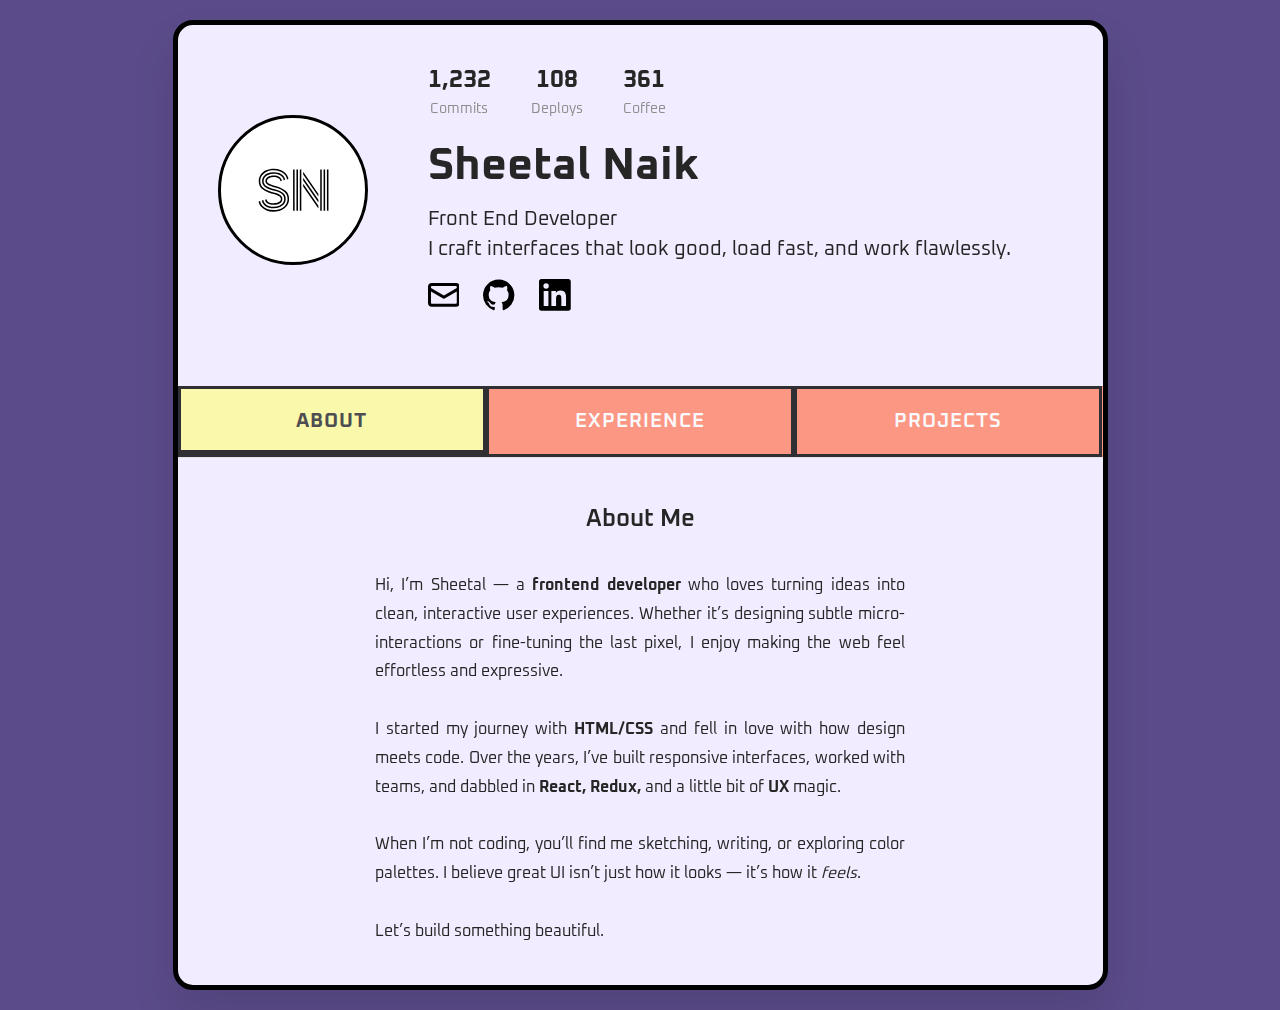
<file: index.html>
<!DOCTYPE html>
<html lang="en">
<head>
    <meta charset="UTF-8">
    <link rel="icon" type="image/svg+xml" href="./assets/SN.svg">
    <meta name="viewport" content="width=device-width, initial-scale=1.0">
    <link rel="preconnect" href="https://fonts.googleapis.com">
    <link rel="preconnect" href="https://fonts.gstatic.com" crossorigin>
    <link href="https://fonts.googleapis.com/css2?family=Oxanium:wght@200..800&display=swap" rel="stylesheet">
    <title>Sheetal Naik | Frontend Developer | Portfolio</title>
    <link rel="stylesheet" href="style.css" type="text/css">
</head>
<body>
    <div class="container">
        <div class="header">
            <div class="profile-section">
                <div class="profile-pic" onclick="changeProfilePic()">
                    <img id="profileImage" src="./assets/SN.svg" />
                </div>
                <div class="profile-info">
                    <div class="profile-stats">
                        <div class="stat">
                            <div class="stat-number">
                               1,232
                            </div>
                            <div class="stat-label">Commits</div>
                        </div>
                        <div class="stat">
                            <div class="stat-number">
                                108
                            </div>
                            <div class="stat-label">Deploys</div>
                        </div>
                        <div class="stat">
                            <div class="stat-number">361</div>
                            <div class="stat-label">Coffee</div>
                        </div>
                    </div>
                    <div class="username">Sheetal Naik</div>
                    <div class="bio">
                        Front End Developer<br>
                        I craft interfaces that look good, load fast, and work flawlessly.<br>
                    </div>
                    <div class="contact-section">
                        <a href="mailto:sheetalnaik310@gmail.com" target="_blank">
                        <svg xmlns="http://www.w3.org/2000/svg" width="200" height="200" viewBox="0 0 16 16"><path fill="currentColor" fill-rule="evenodd" d="M2 3.5h12a.5.5 0 0 1 .5.5v.572L8 8.286L1.5 4.572V4a.5.5 0 0 1 .5-.5Zm-.5 2.8V12a.5.5 0 0 0 .5.5h12a.5.5 0 0 0 .5-.5V6.3L8.372 9.8L8 10.014L7.628 9.8L1.5 6.3ZM0 4a2 2 0 0 1 2-2h12a2 2 0 0 1 2 2v8a2 2 0 0 1-2 2H2a2 2 0 0 1-2-2V4Z" clip-rule="evenodd"/></svg>
                    </a>
                    <a href="https://github.com/sheet848" target="_blank">
                        <svg xmlns="http://www.w3.org/2000/svg" width="200" height="200" viewBox="0 0 432 416"><path fill="currentColor" d="M213.5 0q88.5 0 151 62.5T427 213q0 70-41 125.5T281 416q-14 2-14-11v-58q0-27-15-40q44-5 70.5-27t26.5-77q0-34-22-58q11-26-2-57q-18-5-58 22q-26-7-54-7t-53 7q-18-12-32.5-17.5T107 88h-6q-12 31-2 57q-22 24-22 58q0 55 27 77t70 27q-11 10-13 29q-42 18-62-18q-12-20-33-22q-2 0-4.5.5t-5 3.5t8.5 9q14 7 23 31q1 2 2 4.5t6.5 9.5t13 10.5T130 371t30-2v36q0 13-14 11q-64-22-105-77.5T0 213q0-88 62.5-150.5T213.5 0z"/></svg>
                    </a>
                    <a href="https://www.linkedin.com/in/developer-sheetalnaik/" target="_blank">
                        <svg xmlns="http://www.w3.org/2000/svg" width="200" height="200" viewBox="0 0 20 20"><path fill="currentColor" d="M17.04 17.043h-2.962v-4.64c0-1.107-.023-2.531-1.544-2.531c-1.544 0-1.78 1.204-1.78 2.449v4.722H7.793V7.5h2.844v1.3h.039c.397-.75 1.364-1.54 2.808-1.54c3.001 0 3.556 1.974 3.556 4.545v5.238ZM4.447 6.194c-.954 0-1.72-.771-1.72-1.72s.767-1.72 1.72-1.72a1.72 1.72 0 0 1 0 3.44Zm1.484 10.85h-2.97V7.5h2.97v9.543ZM18.521 0H1.476C.66 0 0 .645 0 1.44v17.12C0 19.355.66 20 1.476 20h17.042c.815 0 1.482-.644 1.482-1.44V1.44C20 .646 19.333 0 18.518 0h.003Z"/></svg>
                    </a>
                    </div>
                    <!--<button class="contact-btn" onclick="contactMe()">Contact Me</button>-->
                </div>
            </div>
        </div>

        <div class="tabs">
            <div class="tab active" onclick="showTab('about')">About</div>
            <div class="tab" onclick="showTab('experience')">Experience</div>
            <!--<div class="tab" onclick="showTab('skills')">Skills</div>-->
            <div class="tab" onclick="showTab('projects')">Projects</div>
        </div>

        <div class="content">
            <div id="about" class="tab-content active">
                <div class="about-text">
                    <h2 style="margin-bottom: 30px; color: #262626; font-weight: 600;">About Me</h2>
                    <p>Hi, I’m Sheetal — a <strong>frontend developer</strong> who loves turning ideas into clean, interactive user experiences. Whether it’s designing subtle micro-interactions or fine-tuning the last pixel, I enjoy making the web feel effortless and expressive.</p>
                    <br>
                    <p>I started my journey with <strong>HTML/CSS</strong> and fell in love with how design meets code. Over the years, I’ve built responsive interfaces, worked with teams, and dabbled in <strong>React, Redux,</strong> and a little bit of <strong>UX</strong> magic.</p>
                    <br>
                    <p>When I’m not coding, you’ll find me sketching, writing, or exploring color palettes. I believe great UI isn’t just how it looks — it’s how it <em>feels</em>.</p>
                    <br>
                    <p>Let’s build something beautiful.</p>
                </div>
            </div>

            <div id="experience" class="tab-content">
                <div class="grid">
                    <div class="card">
                        <h3>UI Developer</h3>
                        <p style="color: #667eea; font-weight: 600;">Tata Consultancy Services Ltd (TCS). • Pfizer • 2020 - 2024</p>
                        <p> - &nbsp; Developed, maintained and delivered production code for pharmaceutical products</p>
                        <p> - &nbsp; Created design-system compliant components to align with client regulated brand guidelines, minimizing rework and ensuring audit readiness</p>
                        <p> - &nbsp; Performed with the quality assurance team to ensure cross-browser compatibility and mobile responsiveness</p>
                        <p> - &nbsp; Implemented performance optimizations and also ensuirng WCAG 2.1 AA minimum compliance</p>
                    </div>
                </div>
            </div>

            <!--<div id="skills" class="tab-content">
                <div class="skills-grid">
                    <div class="skill">HTML5</div>
                    <div class="skill">CSS3</div>
                    <div class="skill">JavaScript</div>
                    <div class="skill">React</div>
                    <div class="skill">Redux</div>
                    <div class="skill">Tailwind CSS</div>
                    <div class="skill">Sass/SCSS</div>
                    <div class="skill">Vite</div>
                    <div class="skill">Git/GitHub</div>
                    <div class="skill">Figma</div>
                </div>
            </div> -->

            <div id="projects" class="tab-content">
                <div class="grid">
                    <!-- project 1 -->
                    <div class="card project">
                        <div class="project-title">
                            <a href="https://video-annotate.vercel.app/" target="_blank">Video Annotation App</a>
                            <a class="github-link" href="https://github.com/sheet848/video-annotate" target="_blank">
                                <svg xmlns="http://www.w3.org/2000/svg" width="200" height="200" viewBox="0 0 432 416"><path fill="currentColor" d="M213.5 0q88.5 0 151 62.5T427 213q0 70-41 125.5T281 416q-14 2-14-11v-58q0-27-15-40q44-5 70.5-27t26.5-77q0-34-22-58q11-26-2-57q-18-5-58 22q-26-7-54-7t-53 7q-18-12-32.5-17.5T107 88h-6q-12 31-2 57q-22 24-22 58q0 55 27 77t70 27q-11 10-13 29q-42 18-62-18q-12-20-33-22q-2 0-4.5.5t-5 3.5t8.5 9q14 7 23 31q1 2 2 4.5t6.5 9.5t13 10.5T130 371t30-2v36q0 13-14 11q-64-22-105-77.5T0 213q0-88 62.5-150.5T213.5 0z"/></svg>
                            </a>
                        </div>
                        <div class="project-tech">React • CSS • Redux</div>
                        <p>A modern web application that allows users to annotate videos with custom time-based notes. The App can host both YouTube as well as videos from your desktop. Redu is used to handle the state management.</p>
                    </div>
                    <!-- project 2 -->
                    <div class="card project">
                        <div class="project-title">
                            <a href="https://ai-summarizer-three-bay.vercel.app/" target="_blank">Article Summarizer App</a>
                            <a class="github-link" href="https://github.com/sheet848/article-summarizer" target="_blank">
                                <svg xmlns="http://www.w3.org/2000/svg" width="200" height="200" viewBox="0 0 432 416"><path fill="currentColor" d="M213.5 0q88.5 0 151 62.5T427 213q0 70-41 125.5T281 416q-14 2-14-11v-58q0-27-15-40q44-5 70.5-27t26.5-77q0-34-22-58q11-26-2-57q-18-5-58 22q-26-7-54-7t-53 7q-18-12-32.5-17.5T107 88h-6q-12 31-2 57q-22 24-22 58q0 55 27 77t70 27q-11 10-13 29q-42 18-62-18q-12-20-33-22q-2 0-4.5.5t-5 3.5t8.5 9q14 7 23 31q1 2 2 4.5t6.5 9.5t13 10.5T130 371t30-2v36q0 13-14 11q-64-22-105-77.5T0 213q0-88 62.5-150.5T213.5 0z"/></svg>
                            </a>
                        </div>
                        <div class="project-tech">React + Vite • OpenAPI • Redux • LocalStorage</div>
                        <p>A modern web app that summarizes any article using OpenAI’s NLP model. Built with React, Vite, and integrated with RapidAPI for fetching summaries.</p>
                    </div>
                    <!-- project 3 -->
                    <div class="card project">
                        <div class="project-title">
                            <a href="https://dev-jobs-portal.vercel.app/" target="_blank">Developer Job Listings Portal</a>
                            <a class="github-link" href="https://github.com/sheet848/dev-jobs-portal" target="_blank">
                                <svg xmlns="http://www.w3.org/2000/svg" width="200" height="200" viewBox="0 0 432 416"><path fill="currentColor" d="M213.5 0q88.5 0 151 62.5T427 213q0 70-41 125.5T281 416q-14 2-14-11v-58q0-27-15-40q44-5 70.5-27t26.5-77q0-34-22-58q11-26-2-57q-18-5-58 22q-26-7-54-7t-53 7q-18-12-32.5-17.5T107 88h-6q-12 31-2 57q-22 24-22 58q0 55 27 77t70 27q-11 10-13 29q-42 18-62-18q-12-20-33-22q-2 0-4.5.5t-5 3.5t8.5 9q14 7 23 31q1 2 2 4.5t6.5 9.5t13 10.5T130 371t30-2v36q0 13-14 11q-64-22-105-77.5T0 213q0-88 62.5-150.5T213.5 0z"/></svg>
                            </a>
                        </div>
                        <div class="project-tech">React • CSS3 • State management</div>
                        <p>An interactive and responsive job board interface built with modern frontend tools.</p>
                    </div>
                    <!-- project 4 -->
                    <div class="card project">
                        <div class="project-title">
                            <a href="https://photosnap-website-two.vercel.app/" target="_blank">Photosnap Website</a>
                            <a class="github-link" href="https://github.com/sheet848/photosnap-website" target="_blank">
                                <svg xmlns="http://www.w3.org/2000/svg" width="200" height="200" viewBox="0 0 432 416"><path fill="currentColor" d="M213.5 0q88.5 0 151 62.5T427 213q0 70-41 125.5T281 416q-14 2-14-11v-58q0-27-15-40q44-5 70.5-27t26.5-77q0-34-22-58q11-26-2-57q-18-5-58 22q-26-7-54-7t-53 7q-18-12-32.5-17.5T107 88h-6q-12 31-2 57q-22 24-22 58q0 55 27 77t70 27q-11 10-13 29q-42 18-62-18q-12-20-33-22q-2 0-4.5.5t-5 3.5t8.5 9q14 7 23 31q1 2 2 4.5t6.5 9.5t13 10.5T130 371t30-2v36q0 13-14 11q-64-22-105-77.5T0 213q0-88 62.5-150.5T213.5 0z"/></svg>
                            </a>
                        </div>
                        <div class="project-tech">React • React Router • SCSS </div>
                        <p>A fully responsive, accessible, and performant React website. Designed to showcase frontend development skills with modern web technologies.</p>
                    </div>
                    <!-- project 5 -->
                    <div class="card project">
                        <div class="project-title">
                            <a href="https://design18-landing-page.vercel.app/" target="_blank">Design 18 Landing Page</a>
                            <a class="github-link" href="https://github.com/sheet848/Design18-Landing-Page" target="_blank">
                                <svg xmlns="http://www.w3.org/2000/svg" width="200" height="200" viewBox="0 0 432 416"><path fill="currentColor" d="M213.5 0q88.5 0 151 62.5T427 213q0 70-41 125.5T281 416q-14 2-14-11v-58q0-27-15-40q44-5 70.5-27t26.5-77q0-34-22-58q11-26-2-57q-18-5-58 22q-26-7-54-7t-53 7q-18-12-32.5-17.5T107 88h-6q-12 31-2 57q-22 24-22 58q0 55 27 77t70 27q-11 10-13 29q-42 18-62-18q-12-20-33-22q-2 0-4.5.5t-5 3.5t8.5 9q14 7 23 31q1 2 2 4.5t6.5 9.5t13 10.5T130 371t30-2v36q0 13-14 11q-64-22-105-77.5T0 213q0-88 62.5-150.5T213.5 0z"/></svg>
                            </a>
                        </div>
                        <div class="project-tech">React • Tailwind CSS </div>
                        <p>A fully responsive Landing page to get familiar with basic React and mobile-first Tailwind CSS</p>
                    </div>
                </div>
            </div>
        </div>
    </div>
    <script src="script.js"></script>
</body>
</html>
</file>
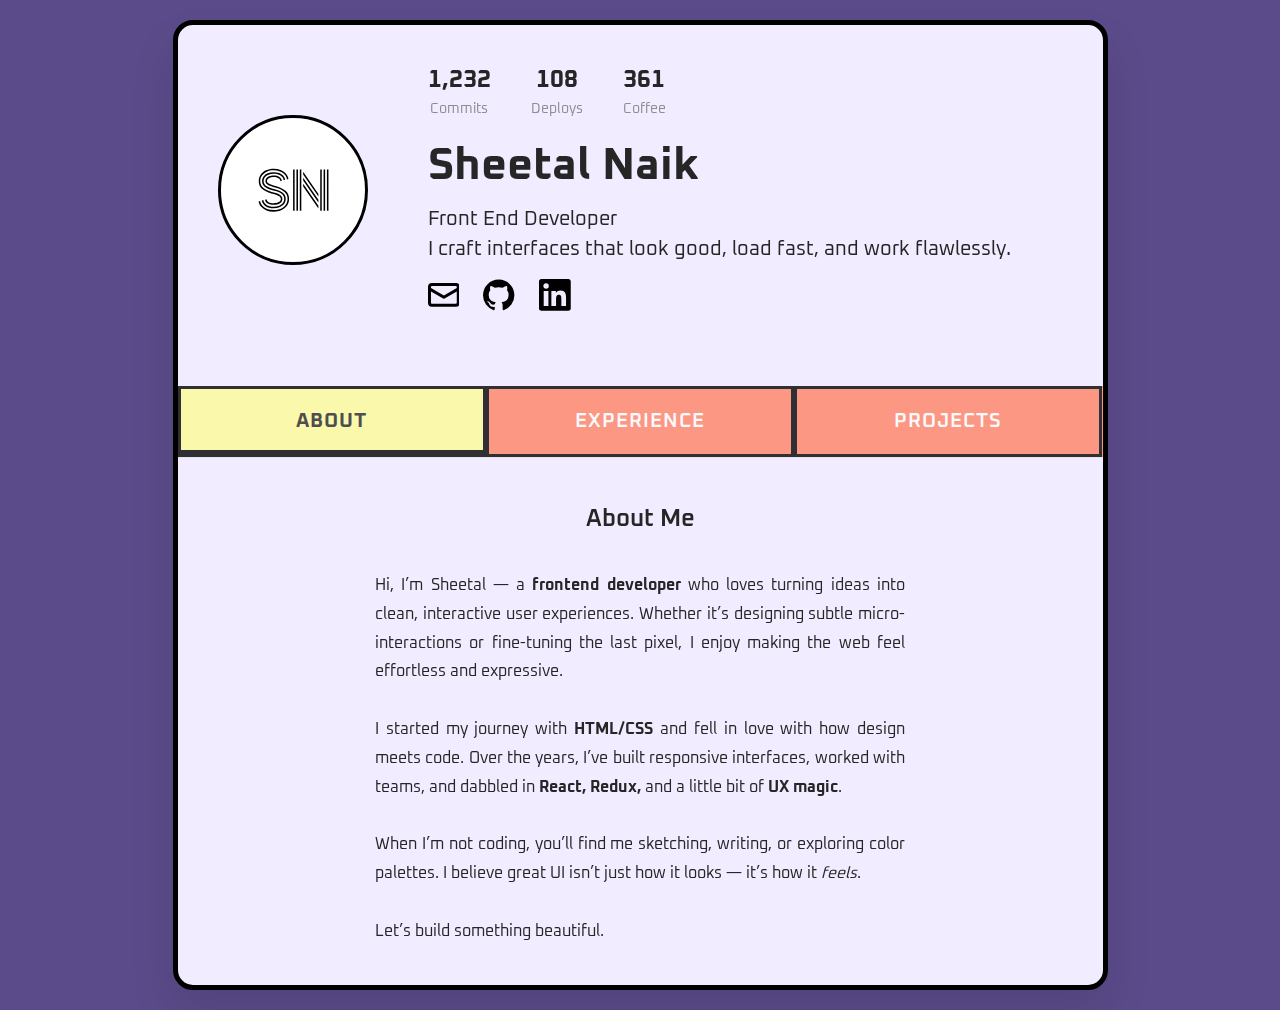
<file: portfolio.html>
<!DOCTYPE html>
<html lang="en">
<head>
    <meta charset="UTF-8">
    <link rel="icon" type="image/svg+xml" href="./assets/SN.svg">
    <meta name="viewport" content="width=device-width, initial-scale=1.0">
    <link rel="preconnect" href="https://fonts.googleapis.com">
    <link rel="preconnect" href="https://fonts.gstatic.com" crossorigin>
    <link href="https://fonts.googleapis.com/css2?family=Oxanium:wght@200..800&display=swap" rel="stylesheet">
    <title>Sheetal Naik | Frontend Developer | Portfolio</title>
    <link rel="stylesheet" href="style.css" type="text/css">
</head>
<body>
    <div class="container">
        <div class="header">
            <div class="profile-section">
                <div class="profile-pic" onclick="changeProfilePic()">
                    <img id="profileImage" src="./assets/SN.svg" />
                </div>
                <div class="profile-info">
                    <div class="profile-stats">
                        <div class="stat">
                            <div class="stat-number">
                               1,232
                            </div>
                            <div class="stat-label">Commits</div>
                        </div>
                        <div class="stat">
                            <div class="stat-number">
                                108
                            </div>
                            <div class="stat-label">Deploys</div>
                        </div>
                        <div class="stat">
                            <div class="stat-number">361</div>
                            <div class="stat-label">Coffee</div>
                        </div>
                    </div>
                    <div class="username">Sheetal Naik</div>
                    <div class="bio">
                        Front End Developer<br>
                        I craft interfaces that look good, load fast, and work flawlessly.<br>
                    </div>
                    <div class="contact-section">
                        <a href="mailto:sheetalnaik310@gmail.com" target="_blank">
                        <svg xmlns="http://www.w3.org/2000/svg" width="200" height="200" viewBox="0 0 16 16"><path fill="currentColor" fill-rule="evenodd" d="M2 3.5h12a.5.5 0 0 1 .5.5v.572L8 8.286L1.5 4.572V4a.5.5 0 0 1 .5-.5Zm-.5 2.8V12a.5.5 0 0 0 .5.5h12a.5.5 0 0 0 .5-.5V6.3L8.372 9.8L8 10.014L7.628 9.8L1.5 6.3ZM0 4a2 2 0 0 1 2-2h12a2 2 0 0 1 2 2v8a2 2 0 0 1-2 2H2a2 2 0 0 1-2-2V4Z" clip-rule="evenodd"/></svg>
                    </a>
                    <a href="https://github.com/sheet848" target="_blank">
                        <svg xmlns="http://www.w3.org/2000/svg" width="200" height="200" viewBox="0 0 432 416"><path fill="currentColor" d="M213.5 0q88.5 0 151 62.5T427 213q0 70-41 125.5T281 416q-14 2-14-11v-58q0-27-15-40q44-5 70.5-27t26.5-77q0-34-22-58q11-26-2-57q-18-5-58 22q-26-7-54-7t-53 7q-18-12-32.5-17.5T107 88h-6q-12 31-2 57q-22 24-22 58q0 55 27 77t70 27q-11 10-13 29q-42 18-62-18q-12-20-33-22q-2 0-4.5.5t-5 3.5t8.5 9q14 7 23 31q1 2 2 4.5t6.5 9.5t13 10.5T130 371t30-2v36q0 13-14 11q-64-22-105-77.5T0 213q0-88 62.5-150.5T213.5 0z"/></svg>
                    </a>
                    <a href="https://www.linkedin.com/in/developer-sheetalnaik/" target="_blank">
                        <svg xmlns="http://www.w3.org/2000/svg" width="200" height="200" viewBox="0 0 20 20"><path fill="currentColor" d="M17.04 17.043h-2.962v-4.64c0-1.107-.023-2.531-1.544-2.531c-1.544 0-1.78 1.204-1.78 2.449v4.722H7.793V7.5h2.844v1.3h.039c.397-.75 1.364-1.54 2.808-1.54c3.001 0 3.556 1.974 3.556 4.545v5.238ZM4.447 6.194c-.954 0-1.72-.771-1.72-1.72s.767-1.72 1.72-1.72a1.72 1.72 0 0 1 0 3.44Zm1.484 10.85h-2.97V7.5h2.97v9.543ZM18.521 0H1.476C.66 0 0 .645 0 1.44v17.12C0 19.355.66 20 1.476 20h17.042c.815 0 1.482-.644 1.482-1.44V1.44C20 .646 19.333 0 18.518 0h.003Z"/></svg>
                    </a>
                    </div>
                    <!--<button class="contact-btn" onclick="contactMe()">Contact Me</button>-->
                </div>
            </div>
        </div>

        <div class="tabs">
            <div class="tab active" onclick="showTab('about')">About</div>
            <div class="tab" onclick="showTab('experience')">Experience</div>
            <!--<div class="tab" onclick="showTab('skills')">Skills</div>-->
            <div class="tab" onclick="showTab('projects')">Projects</div>
        </div>

        <div class="content">
            <div id="about" class="tab-content active">
                <div class="about-text">
                    <h2 style="margin-bottom: 30px; color: #262626; font-weight: 600;">About Me</h2>
                    <p>Hi, I’m Sheetal — a <strong>frontend developer</strong> who loves turning ideas into clean, interactive user experiences. Whether it’s designing subtle micro-interactions or fine-tuning the last pixel, I enjoy making the web feel effortless and expressive.</p>
                    <br>
                    <p>I started my journey with <strong>HTML/CSS</strong> and fell in love with how design meets code. Over the years, I’ve built responsive interfaces, worked with teams, and dabbled in <strong>React, Redux,</strong> and a little bit of <strong>UX magic</strong>.</p>
                    <br>
                    <p>When I’m not coding, you’ll find me sketching, writing, or exploring color palettes. I believe great UI isn’t just how it looks — it’s how it <em>feels</em>.</p>
                    <br>
                    <p>Let’s build something beautiful.</p>
                </div>
            </div>

            <div id="experience" class="tab-content">
                <div class="grid">
                    <div class="card">
                        <h3>UI Developer</h3>
                        <p style="color: #667eea; font-weight: 600;">Tata Consultancy Services Ltd (TCS). • Pfizer • 2020 - 2024</p>
                        <p> - &nbsp; Developed, maintained and delivered production code for pharmaceutical products</p>
                        <p> - &nbsp; Created design-system compliant components to align with client regulated brand guidelines, minimizing rework and ensuring audit readiness</p>
                        <p> - &nbsp; Performed with the quality assurance team to ensure cross-browser compatibility and mobile responsiveness</p>
                        <p> - &nbsp; Implemented performance optimizations and also ensuirng WCAG 2.1 AA minimum compliance</p>
                    </div>
                </div>
            </div>

            <!--<div id="skills" class="tab-content">
                <div class="skills-grid">
                    <div class="skill">HTML5</div>
                    <div class="skill">CSS3</div>
                    <div class="skill">JavaScript</div>
                    <div class="skill">React</div>
                    <div class="skill">Redux</div>
                    <div class="skill">Tailwind CSS</div>
                    <div class="skill">Sass/SCSS</div>
                    <div class="skill">Vite</div>
                    <div class="skill">Git/GitHub</div>
                    <div class="skill">Figma</div>
                </div>
            </div> -->

            <div id="projects" class="tab-content">
                <div class="grid">
                    <div class="card project">
                        <div class="project-title">
                            <a href="https://video-annotation-chi.vercel.app/" target="_blank">Video Annotation App</a>
                            <a class="github-link" href="https://github.com/sheet848/video-annotation" target="_blank">
                                <svg xmlns="http://www.w3.org/2000/svg" width="200" height="200" viewBox="0 0 432 416"><path fill="currentColor" d="M213.5 0q88.5 0 151 62.5T427 213q0 70-41 125.5T281 416q-14 2-14-11v-58q0-27-15-40q44-5 70.5-27t26.5-77q0-34-22-58q11-26-2-57q-18-5-58 22q-26-7-54-7t-53 7q-18-12-32.5-17.5T107 88h-6q-12 31-2 57q-22 24-22 58q0 55 27 77t70 27q-11 10-13 29q-42 18-62-18q-12-20-33-22q-2 0-4.5.5t-5 3.5t8.5 9q14 7 23 31q1 2 2 4.5t6.5 9.5t13 10.5T130 371t30-2v36q0 13-14 11q-64-22-105-77.5T0 213q0-88 62.5-150.5T213.5 0z"/></svg>
                            </a>
                        </div>
                        <div class="project-tech">React • Tailwind CSS • useRef & useState</div>
                        <p>A modern web application that allows users to annotate videos with custom time-based notes. Built with React and Tailwind CSS, this app demonstrates interactive media handling, stateful components, and a responsive UI.</p>
                    </div>
                    <div class="card project">
                        <div class="project-title">
                            <a href="https://dev-jobs-portal.vercel.app/" target="_blank">Developer Job Listings Portal</a>
                            <a class="github-link" href="https://github.com/sheet848/dev-jobs-portal" target="_blank">
                                <svg xmlns="http://www.w3.org/2000/svg" width="200" height="200" viewBox="0 0 432 416"><path fill="currentColor" d="M213.5 0q88.5 0 151 62.5T427 213q0 70-41 125.5T281 416q-14 2-14-11v-58q0-27-15-40q44-5 70.5-27t26.5-77q0-34-22-58q11-26-2-57q-18-5-58 22q-26-7-54-7t-53 7q-18-12-32.5-17.5T107 88h-6q-12 31-2 57q-22 24-22 58q0 55 27 77t70 27q-11 10-13 29q-42 18-62-18q-12-20-33-22q-2 0-4.5.5t-5 3.5t8.5 9q14 7 23 31q1 2 2 4.5t6.5 9.5t13 10.5T130 371t30-2v36q0 13-14 11q-64-22-105-77.5T0 213q0-88 62.5-150.5T213.5 0z"/></svg>
                            </a>
                        </div>
                        <div class="project-tech">React • CSS3 • Filtering Logic</div>
                        <p>An interactive and responsive job board interface built with modern frontend tools.</p>
                    </div>
                    <div class="card project">
                        <div class="project-title">
                            <a href="https://ai-summarizer-three-bay.vercel.app/" target="_blank">Article Summarizer App</a>
                            <a class="github-link" href="https://github.com/sheet848/article-summarizer" target="_blank">
                                <svg xmlns="http://www.w3.org/2000/svg" width="200" height="200" viewBox="0 0 432 416"><path fill="currentColor" d="M213.5 0q88.5 0 151 62.5T427 213q0 70-41 125.5T281 416q-14 2-14-11v-58q0-27-15-40q44-5 70.5-27t26.5-77q0-34-22-58q11-26-2-57q-18-5-58 22q-26-7-54-7t-53 7q-18-12-32.5-17.5T107 88h-6q-12 31-2 57q-22 24-22 58q0 55 27 77t70 27q-11 10-13 29q-42 18-62-18q-12-20-33-22q-2 0-4.5.5t-5 3.5t8.5 9q14 7 23 31q1 2 2 4.5t6.5 9.5t13 10.5T130 371t30-2v36q0 13-14 11q-64-22-105-77.5T0 213q0-88 62.5-150.5T213.5 0z"/></svg>
                            </a>
                        </div>
                        <div class="project-tech">React + Vite • OpenAPI • Redux • LocalStorage</div>
                        <p>A modern web app that summarizes any article using OpenAI’s NLP model. Built with React, Vite, and integrated with RapidAPI for fetching summaries.</p>
                    </div>
                    <div class="card project">
                        <div class="project-title">
                            <a href="https://photosnap-website-two.vercel.app/" target="_blank">Photosnap Website</a>
                            <a class="github-link" href="https://github.com/sheet848/photosnap-website" target="_blank">
                                <svg xmlns="http://www.w3.org/2000/svg" width="200" height="200" viewBox="0 0 432 416"><path fill="currentColor" d="M213.5 0q88.5 0 151 62.5T427 213q0 70-41 125.5T281 416q-14 2-14-11v-58q0-27-15-40q44-5 70.5-27t26.5-77q0-34-22-58q11-26-2-57q-18-5-58 22q-26-7-54-7t-53 7q-18-12-32.5-17.5T107 88h-6q-12 31-2 57q-22 24-22 58q0 55 27 77t70 27q-11 10-13 29q-42 18-62-18q-12-20-33-22q-2 0-4.5.5t-5 3.5t8.5 9q14 7 23 31q1 2 2 4.5t6.5 9.5t13 10.5T130 371t30-2v36q0 13-14 11q-64-22-105-77.5T0 213q0-88 62.5-150.5T213.5 0z"/></svg>
                            </a>
                        </div>
                        <div class="project-tech">React • React Router • SCSS </div>
                        <p>A fully responsive, accessible, and performant React website. Designed to showcase frontend development skills with modern web technologies.</p>
                    </div>
                    <div class="card project">
                        <div class="project-title">
                            <a href="https://design18-landing-page.vercel.app/" target="_blank">Design 18 Landing Page</a>
                            <a class="github-link" href="https://github.com/sheet848/Design18-Landing-Page" target="_blank">
                                <svg xmlns="http://www.w3.org/2000/svg" width="200" height="200" viewBox="0 0 432 416"><path fill="currentColor" d="M213.5 0q88.5 0 151 62.5T427 213q0 70-41 125.5T281 416q-14 2-14-11v-58q0-27-15-40q44-5 70.5-27t26.5-77q0-34-22-58q11-26-2-57q-18-5-58 22q-26-7-54-7t-53 7q-18-12-32.5-17.5T107 88h-6q-12 31-2 57q-22 24-22 58q0 55 27 77t70 27q-11 10-13 29q-42 18-62-18q-12-20-33-22q-2 0-4.5.5t-5 3.5t8.5 9q14 7 23 31q1 2 2 4.5t6.5 9.5t13 10.5T130 371t30-2v36q0 13-14 11q-64-22-105-77.5T0 213q0-88 62.5-150.5T213.5 0z"/></svg>
                            </a>
                        </div>
                        <div class="project-tech">React • Tailwind CSS </div>
                        <p>A fully responsive Landing page to get familiar with basic React and mobile-first Tailwind CSS</p>
                    </div>
                </div>
            </div>
        </div>
    </div>
    <script src="script.js"></script>
</body>
</html>
</file>
<file: style.css>
* {
    margin: 0;
    padding: 0;
    box-sizing: border-box;
}

:root {
    --purple: #5b4b8a;
    --orange: #ff8364;
    --white: #fdfdfb;
    --lavender: #f1ecff;
    --deep-red: #ff5d73;
    --yellow: #fdfd96;
}

body {
    font-family: "Oxanium", sans-serif;
    background: var(--purple);
    min-height: 100vh;
    padding: 20px;
}

.container {
    max-width: 935px;
    margin: 0 auto;
    background: var(--lavender);
    backdrop-filter: blur(10px);
    border-radius: 20px;
    box-shadow: 0 25px 45px rgba(0, 0, 0, 0.1);
    overflow: hidden;
    animation: slideUp 0.8s ease-out;
    border: 5px solid #000;
}

@keyframes slideUp {
    from {
        opacity: 0;
        transform: translateY(50px);
    }

    to {
        opacity: 1;
        transform: translateY(0);
    }
}

.header {
    padding: 40px;
    /*border-bottom: 1px solid #e1e1e1;*/
}

.profile-section {
    display: flex;
    align-items: center;
    gap: 60px;
    margin-bottom: 30px;
}

.profile-pic {
    width: 150px;
    height: 150px;
    border-radius: 50%;
    background: #fff;
    display: flex;
    align-items: center;
    justify-content: center;
    /*color: white;*/
    font-size: 48px;
    font-weight: bold;
    cursor: pointer;
    transition: all 0.3s ease;
    /*box-shadow: 0 10px 30px rgba(0, 0, 0, 0.2);*/
    border: 3px solid #000;
}

.profile-pic img {
    width: 50%;
}

.profile-pic:hover {
    transform: scale(1.05);
    box-shadow: 0 15px 40px rgba(0, 0, 0, 0.3);
}

.profile-info {
    flex: 1;
}

.profile-stats {
    display: flex;
    gap: 40px;
    margin-bottom: 20px;
}

.stat {
    text-align: center;
    cursor: pointer;
    transition: transform 0.2s ease;
}

.stat:hover {
    transform: translateY(-2px);
}

.stat-number {
    font-size: 24px;
    font-weight: bold;
    color: #262626;
}

.stat-label {
    font-size: 14px;
    color: #8e8e8e;
    margin-top: 5px;
}

.username {
    font-size: 45px;
    font-weight: 700;
    color: #262626;
    margin-bottom: 10px;
}

.bio {
    font-size: 20px;
    line-height: 1.5;
    color: #262626;
    margin-bottom: 15px;
}

.contact-btn {
    /*background: linear-gradient(45deg, #667eea, #764ba2);*/
    /*color: white;*/
    border: none;
    padding: 12px 30px;
    border-radius: 8px;
    font-size: 14px;
    font-weight: 600;
    cursor: pointer;
    transition: all 0.3s ease;
    box-shadow: 0 5px 15px rgba(102, 126, 234, 0.3);
}

.contact-section a {
    margin-right: 20px;
    text-decoration: none;
    color: #000;
}

.contact-section a svg {
    width: 5%;
    height: 5%;
}

.contact-btn:hover {
    transform: translateY(-2px);
    box-shadow: 0 8px 25px rgba(102, 126, 234, 0.4);
}

.tabs {
    display: flex;
    border-bottom: 1px solid #e1e1e1;
    background: var(--orange);
    color: var(--white);
    opacity: 0.8;
}

.tab {
    flex: 1;
    padding: 20px;
    text-align: center;
    cursor: pointer;
    font-size: 20px;
    font-weight: 600;
    text-transform: uppercase;
    letter-spacing: 1px;
    /*color: #8e8e8e;*/
    transition: all 0.3s ease;
    position: relative;
    border: 3px solid #000;
}

.tab.active {
    color: #262626;
    font-weight: 700;
    background: var(--yellow);
}

.tab.active::after {
    content: '';
    position: absolute;
    bottom: -1px;
    left: 0;
    right: 0;
    height: 5px;
    background: #000; /*linear-gradient(45deg, #667eea, #764ba2);*/
}

.tab:hover {
    color: #262626;
    background: #fff;
}

.content {
    padding: 40px;
    min-height: 400px;
}

.tab-content {
    display: none;
    animation: fadeIn 0.5s ease-in-out;
}

.tab-content.active {
    display: block;
}

@keyframes fadeIn {
    from {
        opacity: 0;
        transform: translateY(20px);
    }

    to {
        opacity: 1;
        transform: translateY(0);
    }
}

#experience .grid {
    grid-template-columns: 1fr;
}

.grid {
    display: grid;
    grid-template-columns: repeat(auto-fit, minmax(280px, 1fr));
    gap: 30px;
}

.card {
    background: white;
    /*border-radius: 15px;*/
    padding: 25px;
    box-shadow: 0 10px 30px rgba(0, 0, 0, 0.1);
    transition: all 0.3s ease;
    border: 3px solid #000;
}

.card:hover {
    transform: translateY(-5px);
    box-shadow: 0 20px 40px rgba(0, 0, 0, 0.15);
}

.card h3 {
    color: #262626;
    margin-bottom: 15px;
    font-size: 20px;
    font-weight: 600;
}

.card p {
    color: #8e8e8e;
    line-height: 1.6;
    margin-bottom: 15px;
}

.skills-grid {
    display: grid;
    grid-template-columns: repeat(auto-fit, minmax(120px, 1fr));
    gap: 15px;
}

.skill {
    background: linear-gradient(45deg, #f093fb, #f5576c);
    color: white;
    padding: 15px;
    border-radius: 10px;
    text-align: center;
    font-weight: 600;
    font-size: 14px;
    transition: all 0.3s ease;
    cursor: pointer;
}

.skill:hover {
    transform: scale(1.05);
    box-shadow: 0 5px 20px rgba(240, 147, 251, 0.4);
}

.project {
    border-left: 10px solid;
    /*border-image: linear-gradient(45deg, #667eea, #764ba2) 1;*/
    padding-left: 20px;
    min-height: 231px;
}

.project-title {
    font-size: 18px;
    font-weight: 600;
    color: #262626;
    margin-bottom: 10px;
}

.project-title a {
    color: #000;
}

.project-title .github-link {
    float: right;
    width: 10%;
}

.project-title .github-link svg {
    width: 70%;
    height: 20%;
    position: relative;
}

.project-tech {
    font-size: 12px;
    color: #667eea;
    font-weight: 600;
    margin-bottom: 10px;
}

.about-text {
    font-size: 16px;
    line-height: 1.8;
    color: #262626;
    text-align: center;
    max-width: 530px;
    margin: 0 auto;
}

.about-text p {
    text-align: justify;
}

@media (max-width: 768px) {
    .profile-section {
        flex-direction: column;
        gap: 30px;
        text-align: center;
    }

    .profile-stats {
        justify-content: center;
    }

    .tabs {
        flex-direction: column;
    }

    .grid {
        grid-template-columns: 1fr;
    }

    .skills-grid {
        grid-template-columns: repeat(auto-fit, minmax(100px, 1fr));
    }

    .contact-section a svg {
        width: 10%;
    }
}
</file>
